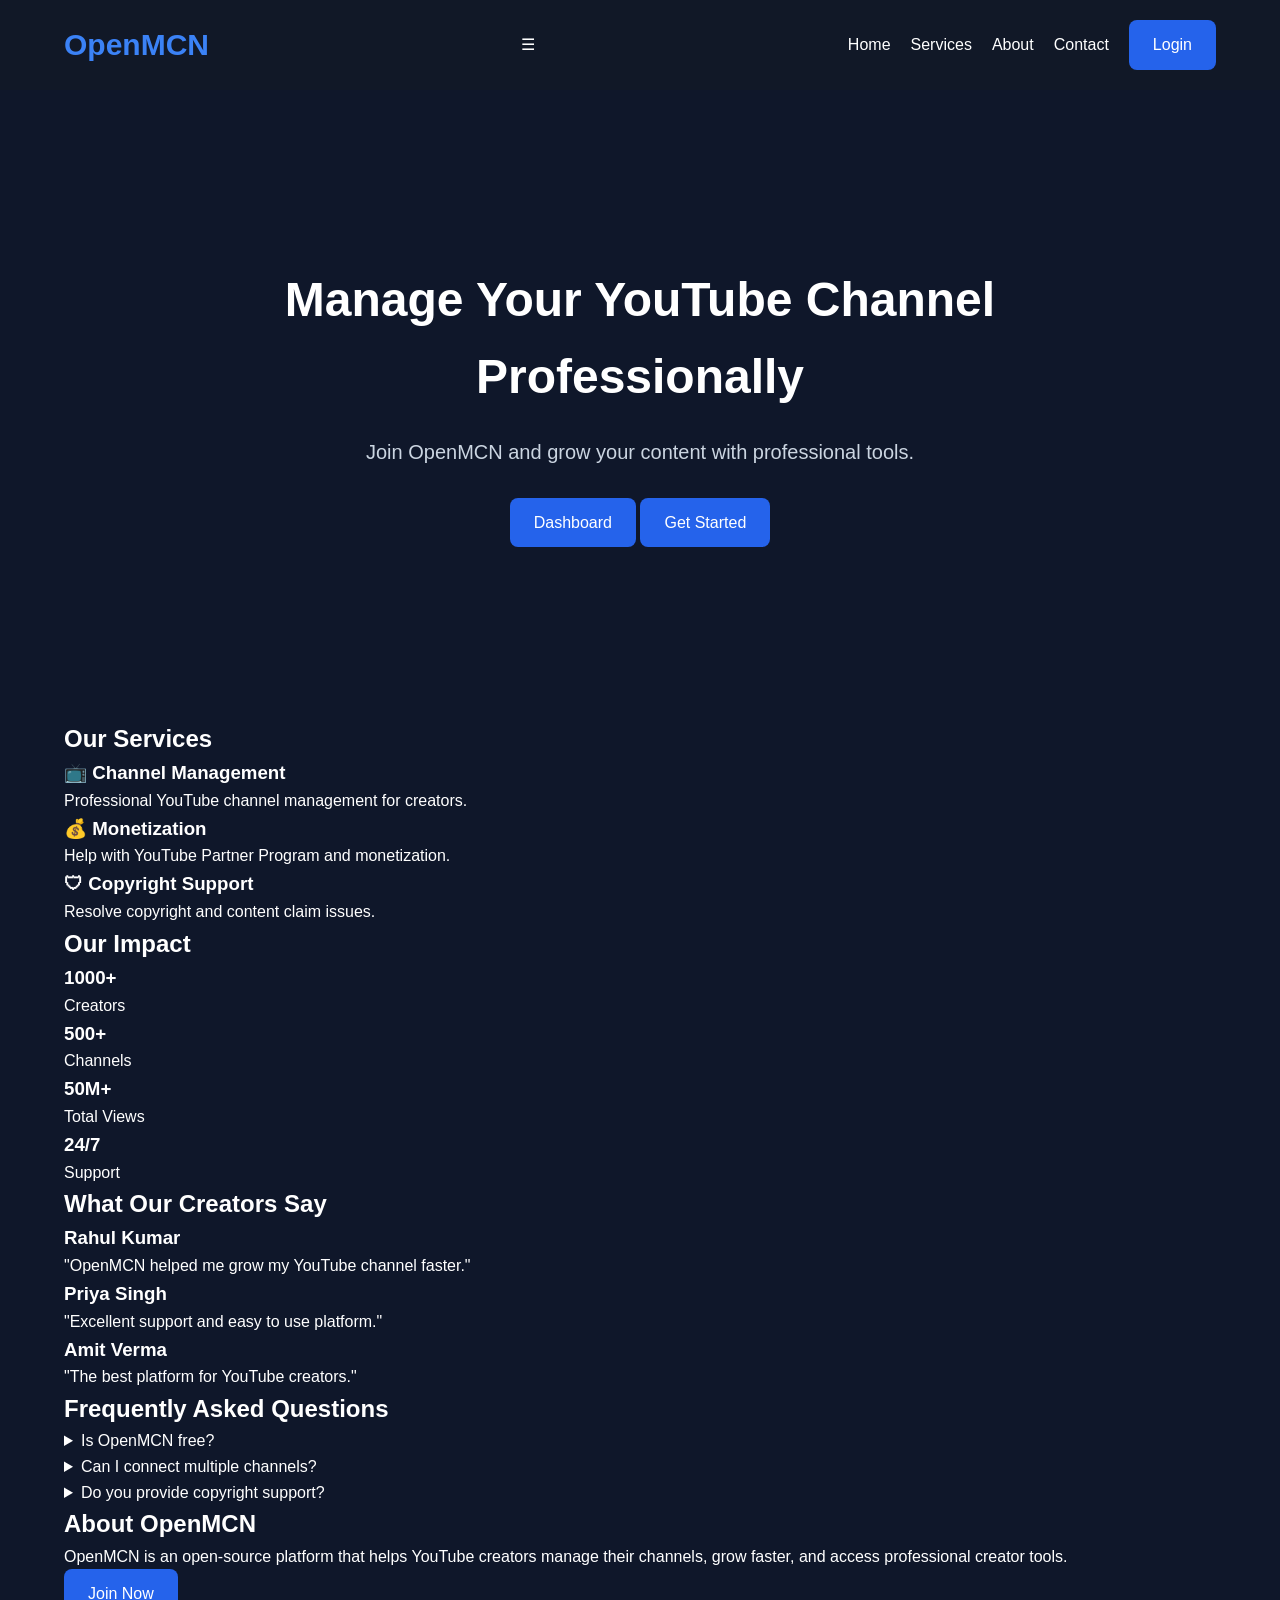
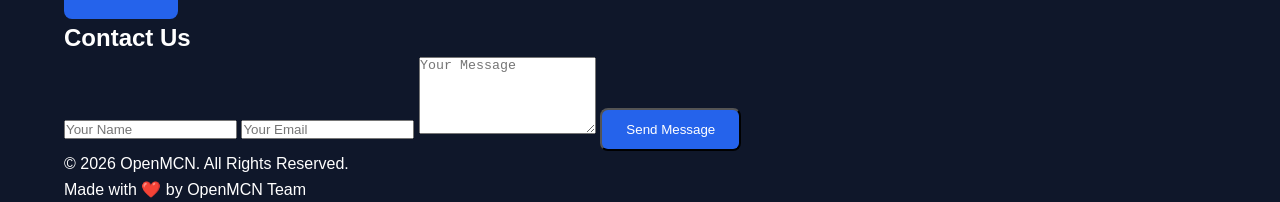
<file: index.html>
<!DOCTYPE html>
<html lang="en">
<head>
  <meta charset="UTF-8">
  <meta name="viewport" content="width=device-width, initial-scale=1.0">
  <title>OpenMCN</title>
  <link rel="stylesheet" href="style.css">
</head>
<body>

<header>
  <div class="container">
    <h1 class="logo">OpenMCN</h1>
  <div class="menu-toggle" id="menuToggle">
    ☰
  </div>
    <nav id="navMenu">
  <a href="#home">Home</a>
  <a href="#services">Services</a>
  <a href="#about">About</a>
  <a href="#contact">Contact</a>
  <a href="login.html" class="btn">Login</a>
    </nav>
  </div>
</header>

<section class="hero" id="home">
  <div class="container">
    <h2>Manage Your YouTube Channel Professionally</h2>
    <p>Join OpenMCN and grow your content with professional tools.</p>
    <a href="dashboard.html" class="btn">Dashboard</a>
    <a href="signup.html" class="btn">Get Started</a>
  </div>
</section>
<!-- Services -->
<section class="services" id="services">
  <div class="container">
    <h2>Our Services</h2>

    <div class="cards">

      <div class="card">
        <h3>📺 Channel Management</h3>
        <p>Professional YouTube channel management for creators.</p>
      </div>

      <div class="card">
        <h3>💰 Monetization</h3>
        <p>Help with YouTube Partner Program and monetization.</p>
      </div>

      <div class="card">
        <h3>🛡 Copyright Support</h3>
        <p>Resolve copyright and content claim issues.</p>
      </div>

    </div>
  </div>
</section>

<!-- Statistics -->
<section class="stats" id="stats">
  <div class="container">
    <h2>Our Impact</h2>

    <div class="stats-container">

      <div class="stat">
        <h3>1000+</h3>
        <p>Creators</p>
      </div>

      <div class="stat">
        <h3>500+</h3>
        <p>Channels</p>
      </div>

      <div class="stat">
        <h3>50M+</h3>
        <p>Total Views</p>
      </div>

      <div class="stat">
        <h3>24/7</h3>
        <p>Support</p>
      </div>

    </div>
  </div>
</section>
  <!-- Testimonials -->
<section class="testimonials" id="testimonials">
  <div class="container">
    <h2>What Our Creators Say</h2>

    <div class="cards">

      <div class="card">
        <h3>Rahul Kumar</h3>
        <p>"OpenMCN helped me grow my YouTube channel faster."</p>
      </div>

      <div class="card">
        <h3>Priya Singh</h3>
        <p>"Excellent support and easy to use platform."</p>
      </div>

      <div class="card">
        <h3>Amit Verma</h3>
        <p>"The best platform for YouTube creators."</p>
      </div>

    </div>
  </div>
</section>

<!-- FAQ -->
<section class="faq" id="faq">
  <div class="container">
    <h2>Frequently Asked Questions</h2>

    <details>
      <summary>Is OpenMCN free?</summary>
      <p>Yes, the basic version is free to use.</p>
    </details>

    <details>
      <summary>Can I connect multiple channels?</summary>
      <p>Yes, you can manage multiple YouTube channels.</p>
    </details>

    <details>
      <summary>Do you provide copyright support?</summary>
      <p>Yes, we help creators understand copyright issues.</p>
    </details>

  </div>
</section>
<!-- About -->
<section class="about" id="about">
  <div class="container">
    <h2>About OpenMCN</h2>
    <p>
      OpenMCN is an open-source platform that helps YouTube creators manage
      their channels, grow faster, and access professional creator tools.
    </p>

    <a href="signup.html" class="btn">Join Now</a>
  </div>
</section>

<!-- Contact -->
<section class="contact" id="contact">
  <div class="container">
    <h2>Contact Us</h2>

    <form id="contactForm">
  <input type="text" name="name" placeholder="Your Name" required>

  <input type="email" name="email" placeholder="Your Email" required>

  <textarea name="message" placeholder="Your Message" rows="5" required></textarea>

  <button type="submit" class="btn">Send Message</button>
    </form>
</section>
  
<footer>
  <div class="container">
    <p>© 2026 OpenMCN. All Rights Reserved.</p>
    <p>Made with ❤️ by OpenMCN Team</p>
  </div>
      </footer>
<script src="script.js"></script>
</body>
</html>
</file>
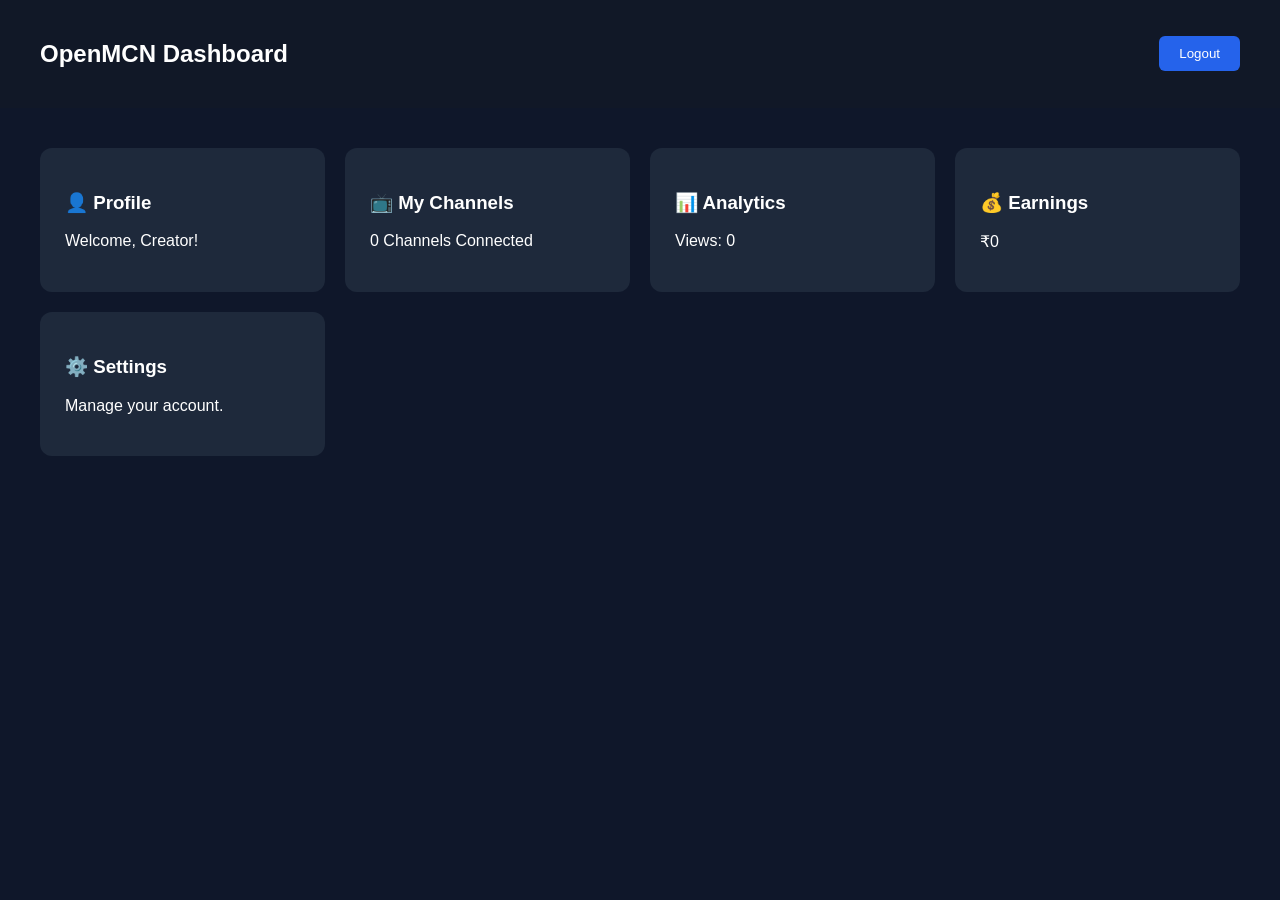
<file: dashboard.html>
<!DOCTYPE html>
<html lang="en">
<head>
<meta charset="UTF-8">
<meta name="viewport" content="width=device-width, initial-scale=1.0">
<title>OpenMCN Dashboard</title>
<link rel="stylesheet" href="dashboard.css">
</head>
<body>

<header class="topbar">
    <h2>OpenMCN Dashboard</h2>
    <button>Logout</button>
</header>

<div class="dashboard">

    <div class="card">
        <h3>👤 Profile</h3>
        <p>Welcome, Creator!</p>
    </div>

    <div class="card">
        <h3>📺 My Channels</h3>
        <p>0 Channels Connected</p>
    </div>

    <div class="card">
        <h3>📊 Analytics</h3>
        <p>Views: 0</p>
    </div>

    <div class="card">
        <h3>💰 Earnings</h3>
        <p>₹0</p>
    </div>

    <div class="card">
        <h3>⚙️ Settings</h3>
        <p>Manage your account.</p>
    </div>

</div>

</body>
</html>
</file>
<file: style.css>
*{
    margin:0;
    padding:0;
    box-sizing:border-box;
}

body{
    font-family:Arial, sans-serif;
    background:#0f172a;
    color:#fff;
    line-height:1.6;
}

.container{
    width:90%;
    max-width:1200px;
    margin:auto;
}

/* Header */
header{
    background:#111827;
    position:sticky;
    top:0;
    z-index:1000;
}

header .container{
    display:flex;
    justify-content:space-between;
    align-items:center;
    padding:20px 0;
}

.logo{
    color:#3b82f6;
    font-size:30px;
}

nav{
    display:flex;
    align-items:center;
    gap:20px;
}

nav a{
    color:white;
    text-decoration:none;
    transition:.3s;
}

nav a:hover{
    color:#3b82f6;
}

/* Button */
.btn{
    display:inline-block;
    padding:12px 24px;
    background:#2563eb;
    color:white;
    text-decoration:none;
    border-radius:8px;
    transition:.3s;
}

.btn:hover{
    background:#1d4ed8;
    transform:translateY(-2px);
}

.hero{
    min-height:70vh;
    display:flex;
    justify-content:center;
    align-items:center;
    text-align:center;
    padding:80px 20px;
}
.hero .container{
    max-width:800px;
}
.hero h2{
    font-size:48px;
    margin-bottom:20px;
}

.hero p{
    font-size:20px;
    color:#cbd5e1;
    margin-bottom:30px;
}

/* Responsive */
@media(max-width:768px){

header .container{
    flex-direction:column;
}

nav{
    flex-direction:column;
    margin-top:20px;
}

.hero h2{
    font-size:34px;
}

.hero p{
    font-size:16px;
}

.services{
    padding:80px 0;
    text-align:center;
}

.cards{
    display:grid;
    grid-template-columns:repeat(auto-fit,minmax(250px,1fr));
    gap:20px;
    margin-top:40px;
}

.card{
    background:#1e293b;
    padding:25px;
    border-radius:12px;
    transition:0.3s;
}

.card:hover{
    transform:translateY(-10px);
}

.stats{
    padding:80px 0;
    text-align:center;
}

.stats-container{
    display:grid;
    grid-template-columns:repeat(auto-fit,minmax(180px,1fr));
    gap:20px;
    margin-top:40px;
}

.stat{
    background:#1e293b;
    padding:25px;
    border-radius:12px;
}

.stat h3{
    color:#3b82f6;
    font-size:36px;
}

.about{
    padding:80px 0;
    text-align:center;
}

.about p{
    max-width:700px;
    margin:20px auto;
    color:#cbd5e1;
}

.contact{
    padding:80px 0;
    text-align:center;
}

.contact form{
    max-width:600px;
    margin:30px auto;
    display:flex;
    flex-direction:column;
    gap:15px;
}

.contact input,
.contact textarea{
    padding:15px;
    border:none;
    border-radius:8px;
    font-size:16px;
}

.contact textarea{
    resize:vertical;
}
.menu-toggle{
    display:none;
    font-size:28px;
    cursor:pointer;
}

@media (max-width:768px){

.menu-toggle{
    display:block;
}

nav{
    display:none;
    flex-direction:column;
    width:100%;
    margin-top:15px;
}

nav.active{
    display:flex;
}

header .container{
    flex-wrap:wrap;
}
}
.testimonials,
.faq{
    padding:80px 0;
}

.testimonials h2,
.faq h2{
    text-align:center;
    margin-bottom:40px;
}

details{
    background:#1e293b;
    padding:15px;
    border-radius:8px;
    margin:15px 0;
    cursor:pointer;
}

summary{
    font-weight:bold;
}
html{
    scroll-behavior:smooth;
}
.card{
    box-shadow:0 8px 20px rgba(0,0,0,.25);
}

.card:hover{
    transform:translateY(-10px);
    box-shadow:0 15px 30px rgba(37,99,235,.3);
}

input,
textarea{
    background:#1e293b;
    color:#fff;
}

input::placeholder,
textarea::placeholder{
    color:#94a3b8;
}

footer{
    background:#111827;
    text-align:center;
    padding:20px;
    margin-top:60px;
}
.cards{
    display:grid;
    grid-template-columns:repeat(auto-fit,minmax(280px,1fr));
    gap:25px;
    margin-top:40px;
}

.card{
    background:#1e293b;
    padding:30px;
    border-radius:15px;
    text-align:center;
    transition:0.3s;
}

.card:hover{
    transform:translateY(-10px);
    box-shadow:0 10px 25px rgba(37,99,235,.3);
}
</file>
<file: dashboard.css>
body{
    margin:0;
    font-family:Arial,sans-serif;
    background:#0f172a;
    color:white;
}

.topbar{
    display:flex;
    justify-content:space-between;
    align-items:center;
    padding:20px 40px;
    background:#111827;
}

.topbar button{
    padding:10px 20px;
    background:#2563eb;
    border:none;
    color:white;
    border-radius:6px;
    cursor:pointer;
}

.dashboard{
    display:grid;
    grid-template-columns:repeat(auto-fit,minmax(250px,1fr));
    gap:20px;
    padding:40px;
}

.card{
    background:#1e293b;
    padding:25px;
    border-radius:12px;
    transition:.3s;
}

.card:hover{
    transform:translateY(-8px);
}
</file>
